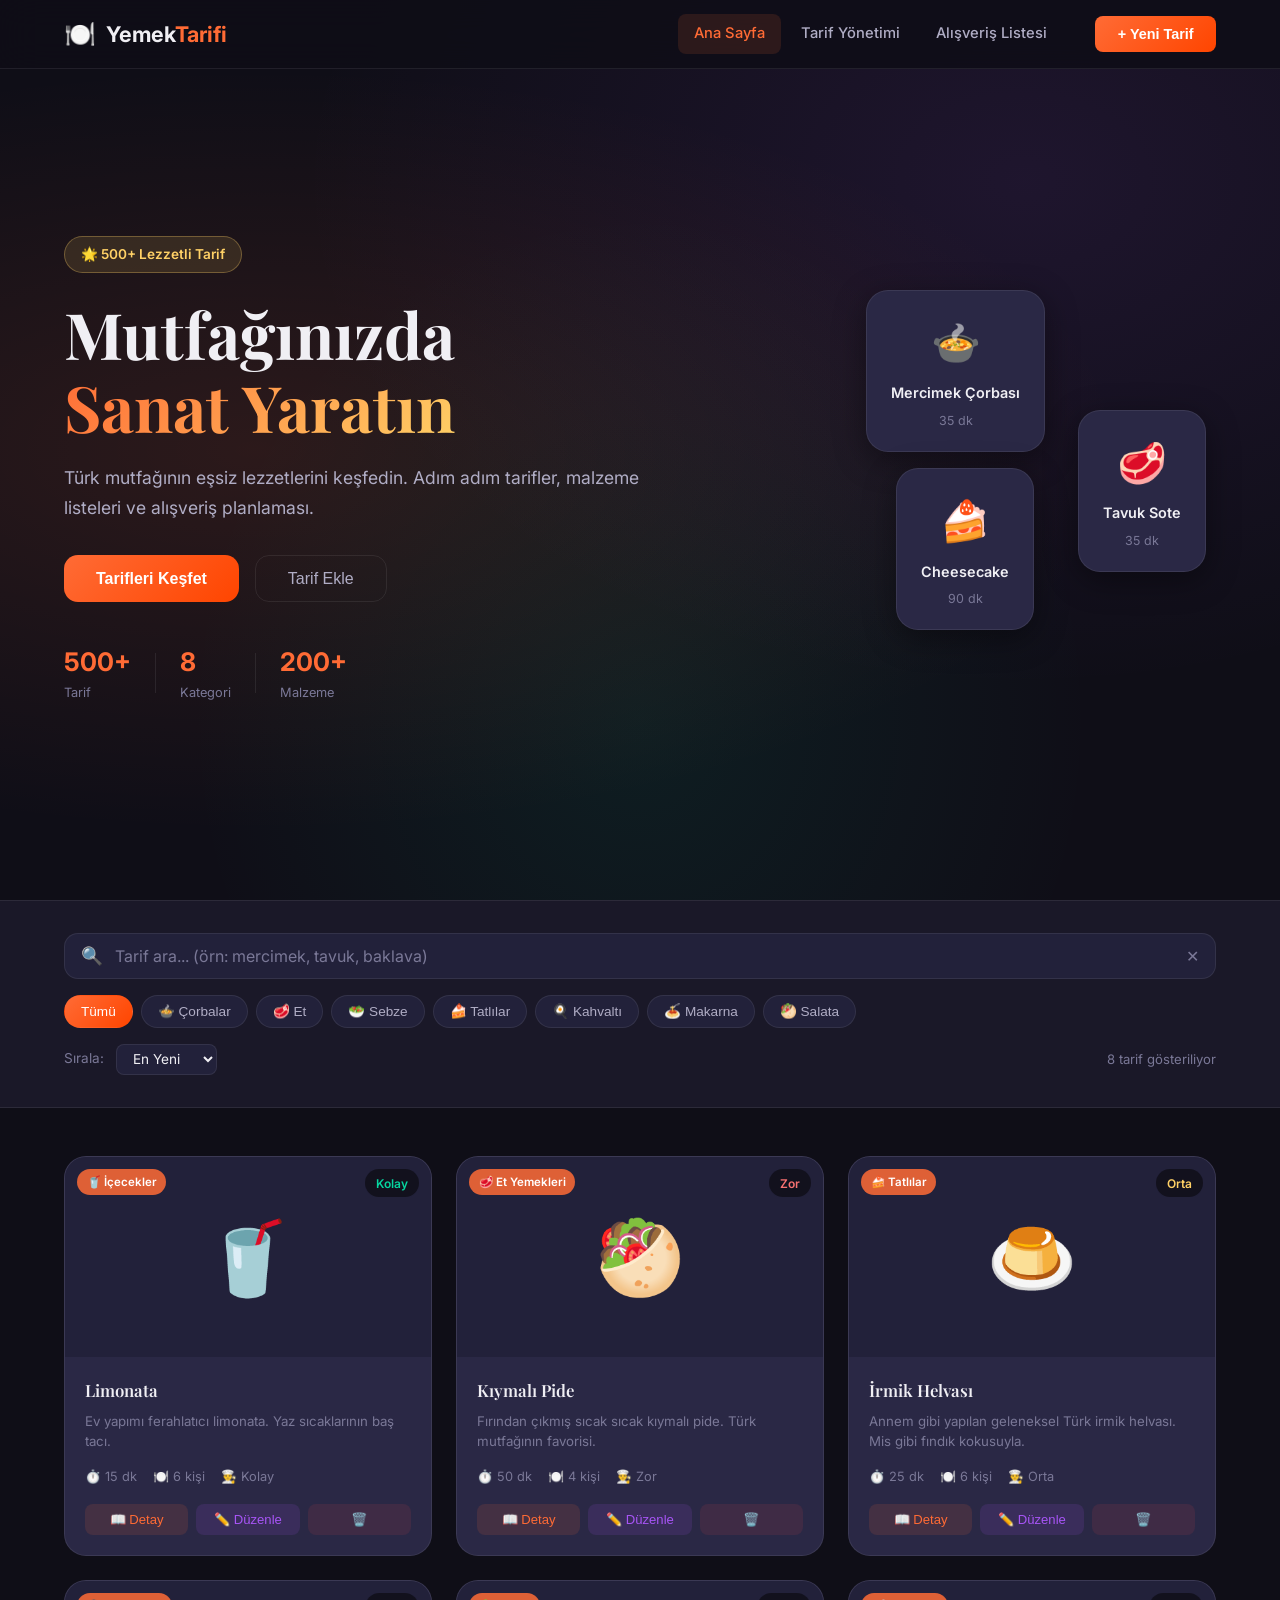
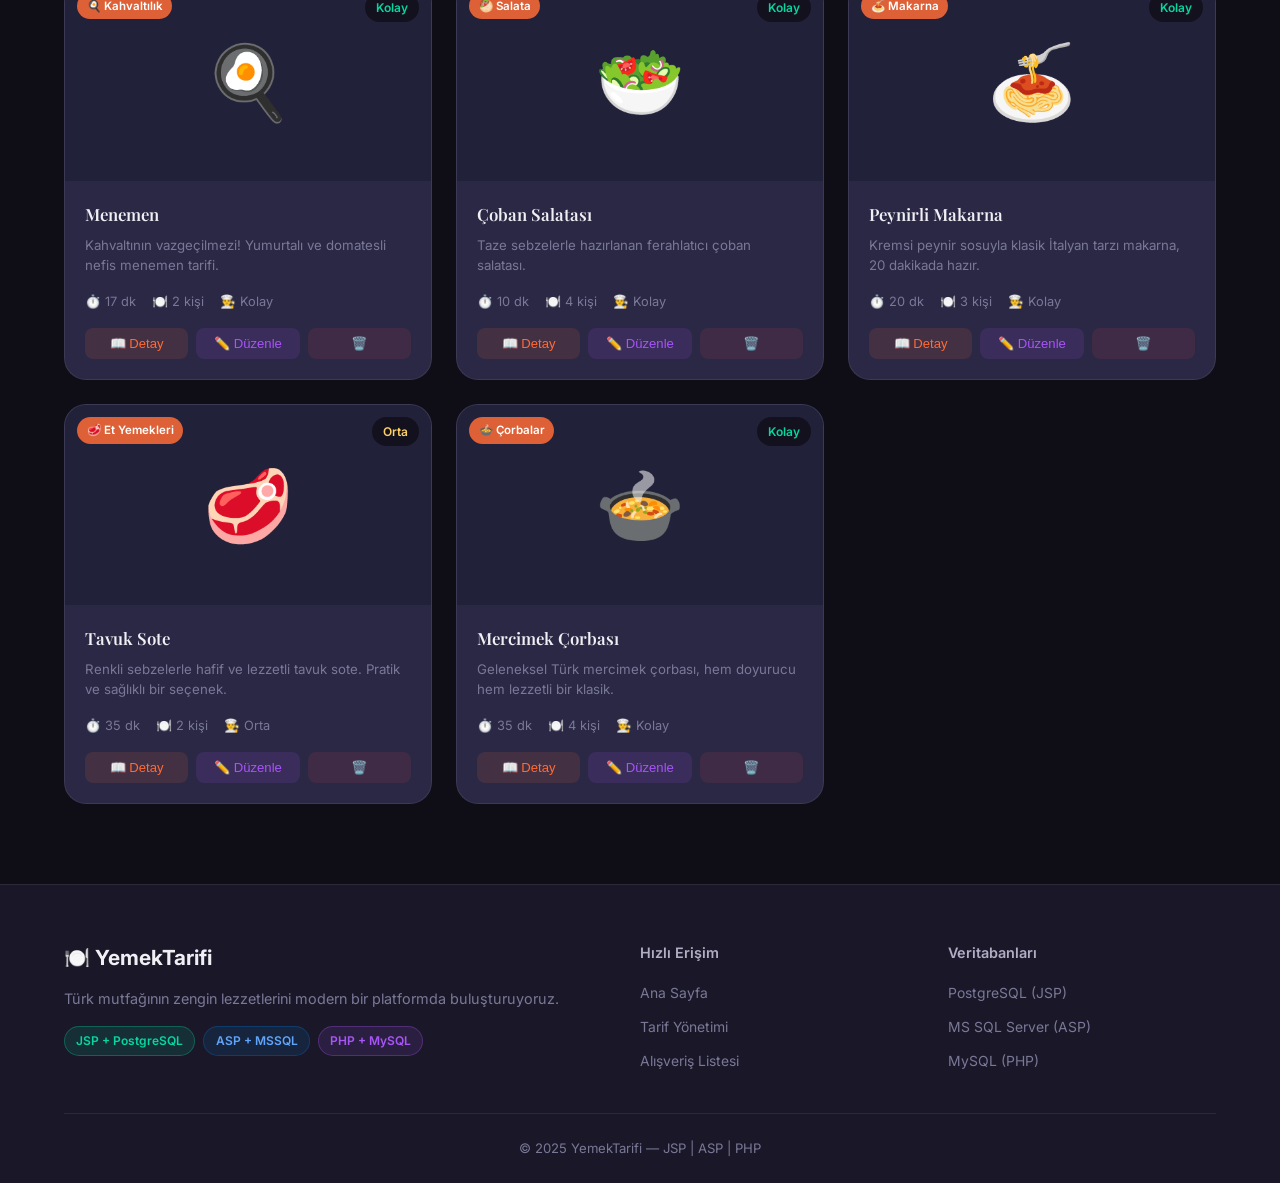
<file: 24020091018-ali-fatih-arslan/index.html>
<!DOCTYPE html>
<html lang="tr">
<head>
    <meta charset="UTF-8">
    <meta name="viewport" content="width=device-width, initial-scale=1.0">
    <meta name="description" content="Yemek Tarifi - Binlerce lezzetli tarif, malzeme listesi ve alışveriş listesi yönetimi">
    <title>Yemek Tarifi | Lezzetli Dünya</title>
    <link rel="preconnect" href="https://fonts.googleapis.com">
    <link href="https://fonts.googleapis.com/css2?family=Playfair+Display:wght@400;600;700&family=Inter:wght@300;400;500;600&display=swap" rel="stylesheet">
    <link rel="stylesheet" href="css/style.css">
</head>
<body>
<nav class="navbar" id="navbar">
    <div class="nav-container">
        <a href="index.html" class="nav-logo">
            <span class="logo-icon">🍽️</span>
            <span class="logo-text">Yemek<strong>Tarifi</strong></span>
        </a>
        <ul class="nav-links">
            <li><a href="index.html" class="nav-link active">Ana Sayfa</a></li>
            <li><a href="tarif-yonetim.html" class="nav-link">Tarif Yönetimi</a></li>
            <li><a href="tarif-yonetim.html#alisveris" class="nav-link">Alışveriş Listesi</a></li>
        </ul>
        <button class="btn-primary" onclick="window.location.href='tarif-yonetim.html'">+ Yeni Tarif</button>
    </div>
</nav>

<section class="hero">
    <div class="hero-bg"></div>
    <div class="hero-content">
        <span class="hero-badge">🌟 500+ Lezzetli Tarif</span>
        <h1 class="hero-title">Mutfağınızda<br><span class="gradient-text">Sanat Yaratın</span></h1>
        <p class="hero-subtitle">Türk mutfağının eşsiz lezzetlerini keşfedin. Adım adım tarifler, malzeme listeleri ve alışveriş planlaması.</p>
        <div class="hero-actions">
            <button class="btn-hero-primary" onclick="document.getElementById('recipes-section').scrollIntoView({behavior:'smooth'})">Tarifleri Keşfet</button>
            <button class="btn-hero-secondary" onclick="window.location.href='tarif-yonetim.html'">Tarif Ekle</button>
        </div>
        <div class="hero-stats">
            <div class="stat"><strong>500+</strong><span>Tarif</span></div>
            <div class="stat-divider"></div>
            <div class="stat"><strong>8</strong><span>Kategori</span></div>
            <div class="stat-divider"></div>
            <div class="stat"><strong>200+</strong><span>Malzeme</span></div>
        </div>
    </div>
    <div class="hero-visual">
        <div class="floating-card fc1"><span>🍲</span><p>Mercimek Çorbası</p><small>35 dk</small></div>
        <div class="floating-card fc2"><span>🥩</span><p>Tavuk Sote</p><small>35 dk</small></div>
        <div class="floating-card fc3"><span>🍰</span><p>Cheesecake</p><small>90 dk</small></div>
    </div>
</section>

<section class="search-section">
    <div class="container">
        <div class="search-box">
            <div class="search-input-wrap">
                <span class="search-icon">🔍</span>
                <input type="text" id="searchInput" placeholder="Tarif ara... (örn: mercimek, tavuk, baklava)" oninput="filterRecipes()">
                <button class="search-clear" onclick="document.getElementById('searchInput').value='';filterRecipes()">✕</button>
            </div>
        </div>
        <div class="filter-tabs" id="filterTabs">
            <button class="filter-tab active" onclick="filterCategory('all',this)">Tümü</button>
            <button class="filter-tab" onclick="filterCategory('Çorbalar',this)">🍲 Çorbalar</button>
            <button class="filter-tab" onclick="filterCategory('Et Yemekleri',this)">🥩 Et</button>
            <button class="filter-tab" onclick="filterCategory('Sebze Yemekleri',this)">🥗 Sebze</button>
            <button class="filter-tab" onclick="filterCategory('Tatlılar',this)">🍰 Tatlılar</button>
            <button class="filter-tab" onclick="filterCategory('Kahvaltılık',this)">🍳 Kahvaltı</button>
            <button class="filter-tab" onclick="filterCategory('Makarna',this)">🍝 Makarna</button>
            <button class="filter-tab" onclick="filterCategory('Salata',this)">🥙 Salata</button>
        </div>
        <div class="sort-bar">
            <span class="sort-label">Sırala:</span>
            <select id="sortSelect" onchange="sortRecipes(this.value)">
                <option value="newest">En Yeni</option>
                <option value="fastest">En Hızlı</option>
                <option value="easy">En Kolay</option>
                <option value="name">A-Z</option>
            </select>
            <span class="results-count" id="resultsCount"></span>
        </div>
    </div>
</section>

<section class="recipes-section" id="recipes-section">
    <div class="container">
        <div class="recipe-grid" id="recipeGrid"></div>
        <div class="empty-state" id="emptyState" style="display:none">
            <div class="empty-icon">🔍</div>
            <h3>Tarif bulunamadı</h3>
            <p>Farklı bir arama terimi deneyin.</p>
        </div>
    </div>
</section>

<div class="modal-overlay" id="recipeModal" onclick="if(event.target===this)closeModal()">
    <div class="modal" role="dialog" aria-modal="true">
        <button class="modal-close" onclick="closeModal()">✕</button>
        <div class="modal-content" id="modalContent"></div>
    </div>
</div>

<div class="toast" id="toast"></div>

<footer class="footer">
    <div class="container">
        <div class="footer-grid">
            <div class="footer-brand">
                <div class="footer-logo">🍽️ YemekTarifi</div>
                <p>Türk mutfağının zengin lezzetlerini modern bir platformda buluşturuyoruz.</p>
                <div class="tech-badges">
                    <span class="tech-badge jsp">JSP + PostgreSQL</span>
                    <span class="tech-badge asp">ASP + MSSQL</span>
                    <span class="tech-badge php">PHP + MySQL</span>
                </div>
            </div>
            <div class="footer-links">
                <h4>Hızlı Erişim</h4>
                <ul>
                    <li><a href="index.html">Ana Sayfa</a></li>
                    <li><a href="tarif-yonetim.html">Tarif Yönetimi</a></li>
                    <li><a href="tarif-yonetim.html#alisveris">Alışveriş Listesi</a></li>
                </ul>
            </div>
            <div class="footer-links">
                <h4>Veritabanları</h4>
                <ul>
                    <li><a href="#">PostgreSQL (JSP)</a></li>
                    <li><a href="#">MS SQL Server (ASP)</a></li>
                    <li><a href="#">MySQL (PHP)</a></li>
                </ul>
            </div>
        </div>
        <div class="footer-bottom">
            <p>© 2025 YemekTarifi — JSP | ASP | PHP</p>
        </div>
    </div>
</footer>

<script src="js/data.js"></script>
<script src="js/main.js"></script>
</body>
</html>
</file>
<file: 24020091018-ali-fatih-arslan/css/style.css>
/* ============================================================
   YEMEK TARİFİ - Ana CSS
   ============================================================ */

/* --- RESET & ROOT --- */
*, *::before, *::after { box-sizing: border-box; margin: 0; padding: 0; }

:root {
    --clr-bg:       #0f0e17;
    --clr-bg2:      #1a1828;
    --clr-surface:  #22213a;
    --clr-card:     #2a2845;
    --clr-border:   rgba(255,255,255,0.08);
    --clr-primary:  #ff6b35;
    --clr-primary2: #ff4500;
    --clr-accent:   #ffd166;
    --clr-green:    #06d6a0;
    --clr-purple:   #a855f7;
    --clr-text:     #f0eff4;
    --clr-text2:    #b0adc5;
    --clr-text3:    #7a7897;
    --radius-sm:    8px;
    --radius-md:    14px;
    --radius-lg:    22px;
    --shadow-sm:    0 2px 12px rgba(0,0,0,0.3);
    --shadow-md:    0 8px 32px rgba(0,0,0,0.4);
    --shadow-lg:    0 20px 60px rgba(0,0,0,0.5);
    --transition:   0.25s cubic-bezier(.4,0,.2,1);
    --font-display: 'Playfair Display', serif;
    --font-body:    'Inter', sans-serif;
}

html { scroll-behavior: smooth; }

body {
    font-family: var(--font-body);
    background: var(--clr-bg);
    color: var(--clr-text);
    line-height: 1.6;
    overflow-x: hidden;
}

a { color: inherit; text-decoration: none; }

img { max-width: 100%; display: block; }

.container { max-width: 1200px; margin: 0 auto; padding: 0 1.5rem; }

/* ============ SCROLLBAR ============ */
::-webkit-scrollbar { width: 6px; }
::-webkit-scrollbar-track { background: var(--clr-bg2); }
::-webkit-scrollbar-thumb { background: var(--clr-primary); border-radius: 3px; }

/* ============ NAVBAR ============ */
.navbar {
    position: fixed; top: 0; left: 0; right: 0; z-index: 100;
    background: rgba(15,14,23,0.85);
    backdrop-filter: blur(20px);
    border-bottom: 1px solid var(--clr-border);
    transition: var(--transition);
}
.nav-container {
    max-width: 1200px; margin: 0 auto;
    padding: 0 1.5rem;
    height: 68px;
    display: flex; align-items: center; gap: 2rem;
}
.nav-logo {
    display: flex; align-items: center; gap: 0.6rem;
    font-size: 1.35rem; font-weight: 700; white-space: nowrap;
}
.logo-icon { font-size: 1.6rem; }
.logo-text strong { color: var(--clr-primary); }

.nav-links {
    display: flex; list-style: none; gap: 0.25rem; margin-left: auto;
}
.nav-link {
    display: block; padding: 0.5rem 1rem;
    border-radius: var(--radius-sm);
    color: var(--clr-text2);
    font-size: 0.92rem; font-weight: 500;
    transition: var(--transition);
}
.nav-link:hover, .nav-link.active {
    color: var(--clr-text); background: rgba(255,107,53,0.12);
}
.nav-link.active { color: var(--clr-primary); }

/* ============ BUTTONS ============ */
.btn-primary {
    background: linear-gradient(135deg, var(--clr-primary), var(--clr-primary2));
    color: #fff;
    border: none; border-radius: var(--radius-sm);
    padding: 0.6rem 1.4rem;
    font-size: 0.9rem; font-weight: 600;
    cursor: pointer; transition: var(--transition);
    white-space: nowrap;
}
.btn-primary:hover {
    transform: translateY(-1px);
    box-shadow: 0 6px 20px rgba(255,107,53,0.4);
}
.btn-secondary {
    background: var(--clr-surface);
    color: var(--clr-text2);
    border: 1px solid var(--clr-border);
    border-radius: var(--radius-sm);
    padding: 0.6rem 1.2rem;
    font-size: 0.9rem; font-weight: 500;
    cursor: pointer; transition: var(--transition);
}
.btn-secondary:hover { background: var(--clr-card); color: var(--clr-text); }

.btn-danger {
    background: rgba(239,68,68,0.15);
    color: #f87171;
    border: 1px solid rgba(239,68,68,0.3);
    border-radius: var(--radius-sm);
    padding: 0.6rem 1.2rem;
    font-size: 0.9rem; font-weight: 500;
    cursor: pointer; transition: var(--transition);
}
.btn-danger:hover { background: rgba(239,68,68,0.25); }

.btn-accent {
    background: linear-gradient(135deg, var(--clr-accent), #ffb703);
    color: #1a1a2e; border: none;
    border-radius: var(--radius-sm);
    padding: 0.75rem 1.5rem;
    font-weight: 700; cursor: pointer; transition: var(--transition);
}
.btn-accent:hover { transform: translateY(-1px); box-shadow: 0 6px 20px rgba(255,209,102,0.3); }
.btn-sm { padding: 0.4rem 0.9rem; font-size: 0.82rem; }

/* ============ HERO ============ */
.hero {
    min-height: 100vh;
    padding: 120px 1.5rem 80px;
    display: flex; align-items: center; justify-content: space-between;
    max-width: 1200px; margin: 0 auto;
    position: relative; gap: 3rem;
}
.hero-bg {
    position: fixed; inset: 0; z-index: -1;
    background: radial-gradient(ellipse at 20% 50%, rgba(255,107,53,0.12) 0%, transparent 60%),
                radial-gradient(ellipse at 80% 20%, rgba(168,85,247,0.1) 0%, transparent 50%),
                radial-gradient(ellipse at 50% 80%, rgba(6,214,160,0.08) 0%, transparent 50%),
                var(--clr-bg);
}
.hero-content { flex: 1; max-width: 580px; }
.hero-badge {
    display: inline-block;
    background: rgba(255,209,102,0.12);
    border: 1px solid rgba(255,209,102,0.3);
    color: var(--clr-accent);
    padding: 0.4rem 1rem; border-radius: 999px;
    font-size: 0.85rem; font-weight: 600; margin-bottom: 1.5rem;
    animation: fadeInDown 0.6s ease;
}
.hero-title {
    font-family: var(--font-display);
    font-size: clamp(2.5rem, 5vw, 4rem);
    font-weight: 700; line-height: 1.15;
    margin-bottom: 1.2rem;
    animation: fadeInUp 0.7s ease 0.1s both;
}
.gradient-text {
    background: linear-gradient(135deg, var(--clr-primary), var(--clr-accent));
    -webkit-background-clip: text; -webkit-text-fill-color: transparent;
    background-clip: text;
}
.hero-subtitle {
    color: var(--clr-text2); font-size: 1.1rem; line-height: 1.7;
    margin-bottom: 2rem;
    animation: fadeInUp 0.7s ease 0.2s both;
}
.hero-actions {
    display: flex; gap: 1rem; flex-wrap: wrap; margin-bottom: 2.5rem;
    animation: fadeInUp 0.7s ease 0.3s both;
}
.btn-hero-primary {
    background: linear-gradient(135deg, var(--clr-primary), var(--clr-primary2));
    color: #fff; border: none; padding: 0.85rem 2rem;
    border-radius: var(--radius-md); font-size: 1rem; font-weight: 600;
    cursor: pointer; transition: var(--transition);
}
.btn-hero-primary:hover { transform: translateY(-2px); box-shadow: 0 10px 30px rgba(255,107,53,0.4); }
.btn-hero-secondary {
    background: transparent;
    color: var(--clr-text2);
    border: 1px solid var(--clr-border);
    padding: 0.85rem 2rem; border-radius: var(--radius-md);
    font-size: 1rem; font-weight: 500; cursor: pointer; transition: var(--transition);
}
.btn-hero-secondary:hover { border-color: var(--clr-primary); color: var(--clr-primary); }
.hero-stats {
    display: flex; align-items: center; gap: 1.5rem;
    animation: fadeInUp 0.7s ease 0.4s both;
}
.stat { display: flex; flex-direction: column; }
.stat strong { font-size: 1.6rem; font-weight: 700; color: var(--clr-primary); }
.stat span { font-size: 0.8rem; color: var(--clr-text3); }
.stat-divider { width: 1px; height: 40px; background: var(--clr-border); }

/* HERO VISUAL */
.hero-visual {
    flex: 1; max-width: 380px;
    position: relative; height: 400px;
    animation: fadeIn 0.8s ease 0.4s both;
}
.floating-card {
    position: absolute;
    background: var(--clr-card);
    border: 1px solid var(--clr-border);
    border-radius: var(--radius-lg);
    padding: 1.25rem 1.5rem;
    display: flex; flex-direction: column; align-items: center; gap: 0.4rem;
    backdrop-filter: blur(10px);
    box-shadow: var(--shadow-md);
}
.floating-card span { font-size: 2.5rem; }
.floating-card p { font-weight: 600; font-size: 0.9rem; white-space: nowrap; }
.floating-card small { color: var(--clr-text3); font-size: 0.78rem; }
.fc1 { top: 20px; left: 30px; animation: float1 4s ease-in-out infinite; }
.fc2 { top: 140px; right: 10px; animation: float2 4s ease-in-out 1s infinite; }
.fc3 { bottom: 40px; left: 60px; animation: float1 4s ease-in-out 2s infinite; }

/* ============ SEARCH ============ */
.search-section {
    background: var(--clr-bg2);
    border-top: 1px solid var(--clr-border);
    border-bottom: 1px solid var(--clr-border);
    padding: 2rem 0;
    position: sticky; top: 68px; z-index: 50;
}
.search-box { margin-bottom: 1rem; }
.search-input-wrap {
    display: flex; align-items: center;
    background: var(--clr-surface);
    border: 1px solid var(--clr-border);
    border-radius: var(--radius-md);
    padding: 0.5rem 1rem; gap: 0.75rem;
    transition: var(--transition);
}
.search-input-wrap:focus-within { border-color: var(--clr-primary); box-shadow: 0 0 0 3px rgba(255,107,53,0.15); }
.search-icon { font-size: 1.1rem; }
.search-input-wrap input {
    flex: 1; background: none; border: none; outline: none;
    color: var(--clr-text); font-size: 1rem; font-family: var(--font-body);
}
.search-input-wrap input::placeholder { color: var(--clr-text3); }
.search-clear { background: none; border: none; color: var(--clr-text3); cursor: pointer; font-size: 1rem; padding: 0; transition: var(--transition); }
.search-clear:hover { color: var(--clr-text); }

.filter-tabs { display: flex; gap: 0.5rem; flex-wrap: wrap; margin-bottom: 1rem; }
.filter-tab {
    background: var(--clr-surface); color: var(--clr-text2);
    border: 1px solid var(--clr-border);
    border-radius: 999px; padding: 0.45rem 1rem;
    font-size: 0.85rem; font-weight: 500; cursor: pointer; transition: var(--transition);
}
.filter-tab:hover { border-color: var(--clr-primary); color: var(--clr-primary); }
.filter-tab.active {
    background: linear-gradient(135deg, var(--clr-primary), var(--clr-primary2));
    color: #fff; border-color: transparent;
}
.sort-bar { display: flex; align-items: center; gap: 0.75rem; }
.sort-label { color: var(--clr-text3); font-size: 0.85rem; }
.sort-bar select {
    background: var(--clr-surface); color: var(--clr-text);
    border: 1px solid var(--clr-border); border-radius: var(--radius-sm);
    padding: 0.35rem 0.75rem; font-size: 0.85rem; cursor: pointer;
    font-family: var(--font-body);
}
.results-count { color: var(--clr-text3); font-size: 0.82rem; margin-left: auto; }

/* ============ RECIPE GRID ============ */
.recipes-section { padding: 3rem 0 5rem; }
.recipe-grid {
    display: grid;
    grid-template-columns: repeat(auto-fill, minmax(280px, 1fr));
    gap: 1.5rem;
}
.recipe-card {
    background: var(--clr-card);
    border: 1px solid var(--clr-border);
    border-radius: var(--radius-lg);
    overflow: hidden; cursor: pointer;
    transition: var(--transition);
    animation: fadeInUp 0.4s ease both;
}
.recipe-card:hover { transform: translateY(-6px); box-shadow: var(--shadow-lg); border-color: rgba(255,107,53,0.3); }

.recipe-card-img {
    height: 200px; background: var(--clr-surface);
    display: flex; align-items: center; justify-content: center;
    font-size: 4.5rem; position: relative; overflow: hidden;
}
.recipe-card-img img {
    width: 100%; height: 100%; object-fit: cover;
    transition: transform 0.4s ease;
}
.recipe-card:hover .recipe-card-img img { transform: scale(1.06); }
.recipe-card-img .card-emoji { position: absolute; }
.card-badge {
    position: absolute; top: 0.75rem; right: 0.75rem;
    background: rgba(15,14,23,0.8);
    backdrop-filter: blur(10px);
    padding: 0.3rem 0.7rem; border-radius: 999px;
    font-size: 0.75rem; font-weight: 600;
}
.badge-easy   { color: var(--clr-green); }
.badge-medium { color: var(--clr-accent); }
.badge-hard   { color: #f87171; }
.card-cat-badge {
    position: absolute; top: 0.75rem; left: 0.75rem;
    background: rgba(255,107,53,0.85);
    color: #fff; padding: 0.25rem 0.6rem; border-radius: 999px;
    font-size: 0.72rem; font-weight: 600;
}
.recipe-card-body { padding: 1.25rem; }
.recipe-card-title { font-family: var(--font-display); font-size: 1.05rem; font-weight: 600; margin-bottom: 0.5rem; }
.recipe-card-desc { color: var(--clr-text3); font-size: 0.83rem; line-height: 1.5; margin-bottom: 1rem;
    display: -webkit-box; -webkit-line-clamp: 2; -webkit-box-orient: vertical; overflow: hidden; }
.recipe-card-meta { display: flex; align-items: center; gap: 1rem; color: var(--clr-text3); font-size: 0.8rem; }
.meta-item { display: flex; align-items: center; gap: 0.35rem; }
.recipe-card-actions { display: flex; gap: 0.5rem; margin-top: 1rem; }
.card-btn {
    flex: 1; padding: 0.5rem; border-radius: var(--radius-sm);
    font-size: 0.82rem; font-weight: 500; cursor: pointer; transition: var(--transition);
    text-align: center; border: none;
}
.card-btn-detail { background: rgba(255,107,53,0.12); color: var(--clr-primary); }
.card-btn-detail:hover { background: rgba(255,107,53,0.22); }
.card-btn-edit { background: rgba(168,85,247,0.12); color: var(--clr-purple); }
.card-btn-edit:hover { background: rgba(168,85,247,0.22); }
.card-btn-del { background: rgba(239,68,68,0.1); color: #f87171; }
.card-btn-del:hover { background: rgba(239,68,68,0.2); }

/* ============ EMPTY STATE ============ */
.empty-state { text-align: center; padding: 5rem 1rem; }
.empty-icon { font-size: 4rem; margin-bottom: 1rem; }
.empty-state h3 { font-size: 1.3rem; margin-bottom: 0.5rem; }
.empty-state p { color: var(--clr-text3); }

/* ============ MODAL ============ */
.modal-overlay {
    position: fixed; inset: 0; z-index: 200;
    background: rgba(0,0,0,0.75);
    backdrop-filter: blur(6px);
    display: none; align-items: center; justify-content: center; padding: 1rem;
}
.modal-overlay.open { display: flex; }
.modal {
    background: var(--clr-card);
    border: 1px solid var(--clr-border);
    border-radius: var(--radius-lg);
    max-width: 700px; width: 100%;
    max-height: 90vh; overflow-y: auto;
    position: relative; padding: 2.5rem;
    animation: scaleIn 0.3s ease;
}
.modal-close {
    position: absolute; top: 1.25rem; right: 1.25rem;
    background: var(--clr-surface); border: 1px solid var(--clr-border);
    color: var(--clr-text2); border-radius: 50%;
    width: 36px; height: 36px; cursor: pointer;
    font-size: 1rem; transition: var(--transition);
}
.modal-close:hover { background: var(--clr-card); color: var(--clr-text); }
.modal-recipe-title {
    font-family: var(--font-display); font-size: 1.8rem; margin-bottom: 1rem;
}
.modal-meta { display: flex; gap: 1.5rem; flex-wrap: wrap; margin-bottom: 1.5rem; }
.modal-meta-item {
    background: var(--clr-surface); border-radius: var(--radius-sm);
    padding: 0.5rem 1rem; font-size: 0.85rem; display: flex; align-items: center; gap: 0.4rem;
}
.modal-section { margin-bottom: 1.5rem; }
.modal-section h3 { font-size: 1rem; font-weight: 600; margin-bottom: 0.75rem; color: var(--clr-primary); }
.modal-section ul { list-style: none; display: flex; flex-direction: column; gap: 0.4rem; }
.modal-section ul li {
    display: flex; align-items: center; gap: 0.5rem;
    padding: 0.4rem 0; border-bottom: 1px solid var(--clr-border); font-size: 0.9rem;
}
.modal-section ul li::before { content: "•"; color: var(--clr-primary); }
.modal-steps { display: flex; flex-direction: column; gap: 0.75rem; }
.modal-step { display: flex; gap: 1rem; align-items: flex-start; }
.step-num {
    min-width: 28px; height: 28px; background: var(--clr-primary);
    color: #fff; border-radius: 50%; display: flex; align-items: center; justify-content: center;
    font-size: 0.8rem; font-weight: 700;
}
.step-text { color: var(--clr-text2); font-size: 0.9rem; line-height: 1.6; padding-top: 0.2rem; }

/* ============ TOAST ============ */
.toast {
    position: fixed; bottom: 2rem; right: 2rem; z-index: 999;
    background: var(--clr-card); border: 1px solid var(--clr-border);
    border-radius: var(--radius-md); padding: 1rem 1.5rem;
    font-size: 0.9rem; font-weight: 500;
    transform: translateY(100px); opacity: 0;
    transition: all 0.35s cubic-bezier(.4,0,.2,1);
    max-width: 360px; box-shadow: var(--shadow-lg);
}
.toast.show { transform: translateY(0); opacity: 1; }
.toast.success { border-color: rgba(6,214,160,0.4); color: var(--clr-green); }
.toast.error   { border-color: rgba(239,68,68,0.4); color: #f87171; }
.toast.info    { border-color: rgba(255,107,53,0.4); color: var(--clr-primary); }

/* ============ FOOTER ============ */
.footer { background: var(--clr-bg2); border-top: 1px solid var(--clr-border); padding: 3.5rem 0 1.5rem; }
.footer-grid { display: grid; grid-template-columns: 2fr 1fr 1fr; gap: 2.5rem; margin-bottom: 2.5rem; }
.footer-logo { font-size: 1.3rem; font-weight: 700; margin-bottom: 0.75rem; }
.footer-brand p { color: var(--clr-text3); font-size: 0.9rem; line-height: 1.6; margin-bottom: 1rem; }
.tech-badges { display: flex; gap: 0.5rem; flex-wrap: wrap; }
.tech-badge {
    padding: 0.3rem 0.7rem; border-radius: 999px;
    font-size: 0.75rem; font-weight: 600;
}
.tech-badge.jsp { background: rgba(6,214,160,0.12); color: var(--clr-green); border: 1px solid rgba(6,214,160,0.3); }
.tech-badge.asp { background: rgba(0,120,212,0.12); color: #60a5fa; border: 1px solid rgba(0,120,212,0.3); }
.tech-badge.php { background: rgba(168,85,247,0.12); color: var(--clr-purple); border: 1px solid rgba(168,85,247,0.3); }
.footer-links h4 { font-size: 0.9rem; font-weight: 600; margin-bottom: 1rem; color: var(--clr-text2); }
.footer-links ul { list-style: none; display: flex; flex-direction: column; gap: 0.5rem; }
.footer-links a { color: var(--clr-text3); font-size: 0.87rem; transition: var(--transition); }
.footer-links a:hover { color: var(--clr-primary); }
.footer-bottom { border-top: 1px solid var(--clr-border); padding-top: 1.5rem; text-align: center; color: var(--clr-text3); font-size: 0.82rem; }
.footer-sm { margin-top: 2rem; }

/* ============ ANIMATIONS ============ */
@keyframes fadeIn { from { opacity:0; } to { opacity:1; } }
@keyframes fadeInUp { from { opacity:0; transform:translateY(24px); } to { opacity:1; transform:translateY(0); } }
@keyframes fadeInDown { from { opacity:0; transform:translateY(-12px); } to { opacity:1; transform:translateY(0); } }
@keyframes scaleIn { from { opacity:0; transform:scale(0.94); } to { opacity:1; transform:scale(1); } }
@keyframes float1 { 0%,100% { transform:translateY(0); } 50% { transform:translateY(-14px); } }
@keyframes float2 { 0%,100% { transform:translateY(0) rotate(2deg); } 50% { transform:translateY(-10px) rotate(-2deg); } }

/* ============ RESPONSIVE ============ */
@media (max-width: 900px) {
    .hero { flex-direction: column; text-align: center; padding-top: 100px; }
    .hero-visual { display: none; }
    .hero-actions, .hero-stats { justify-content: center; }
    .footer-grid { grid-template-columns: 1fr 1fr; }
}
@media (max-width: 600px) {
    .nav-links { display: none; }
    .footer-grid { grid-template-columns: 1fr; }
    .filter-tabs { overflow-x: auto; flex-wrap: nowrap; padding-bottom: 0.5rem; }
}
</file>
